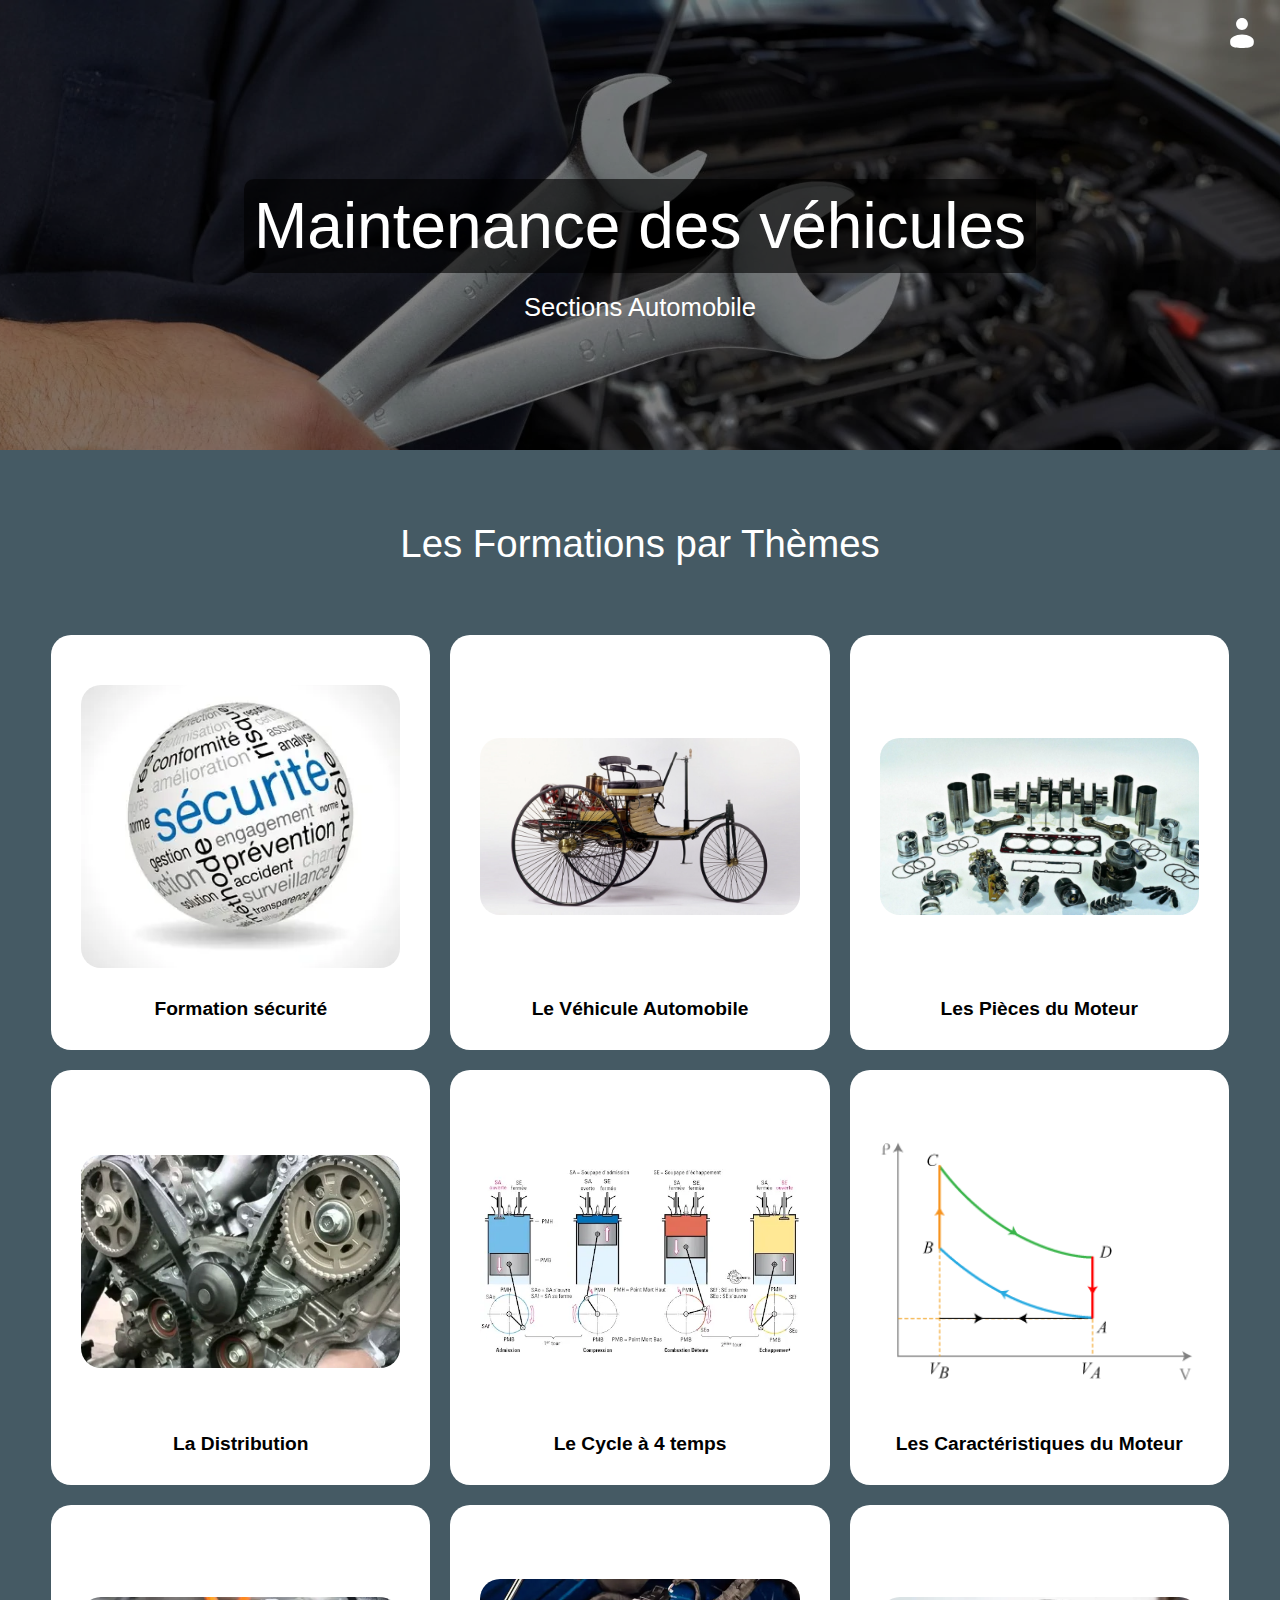
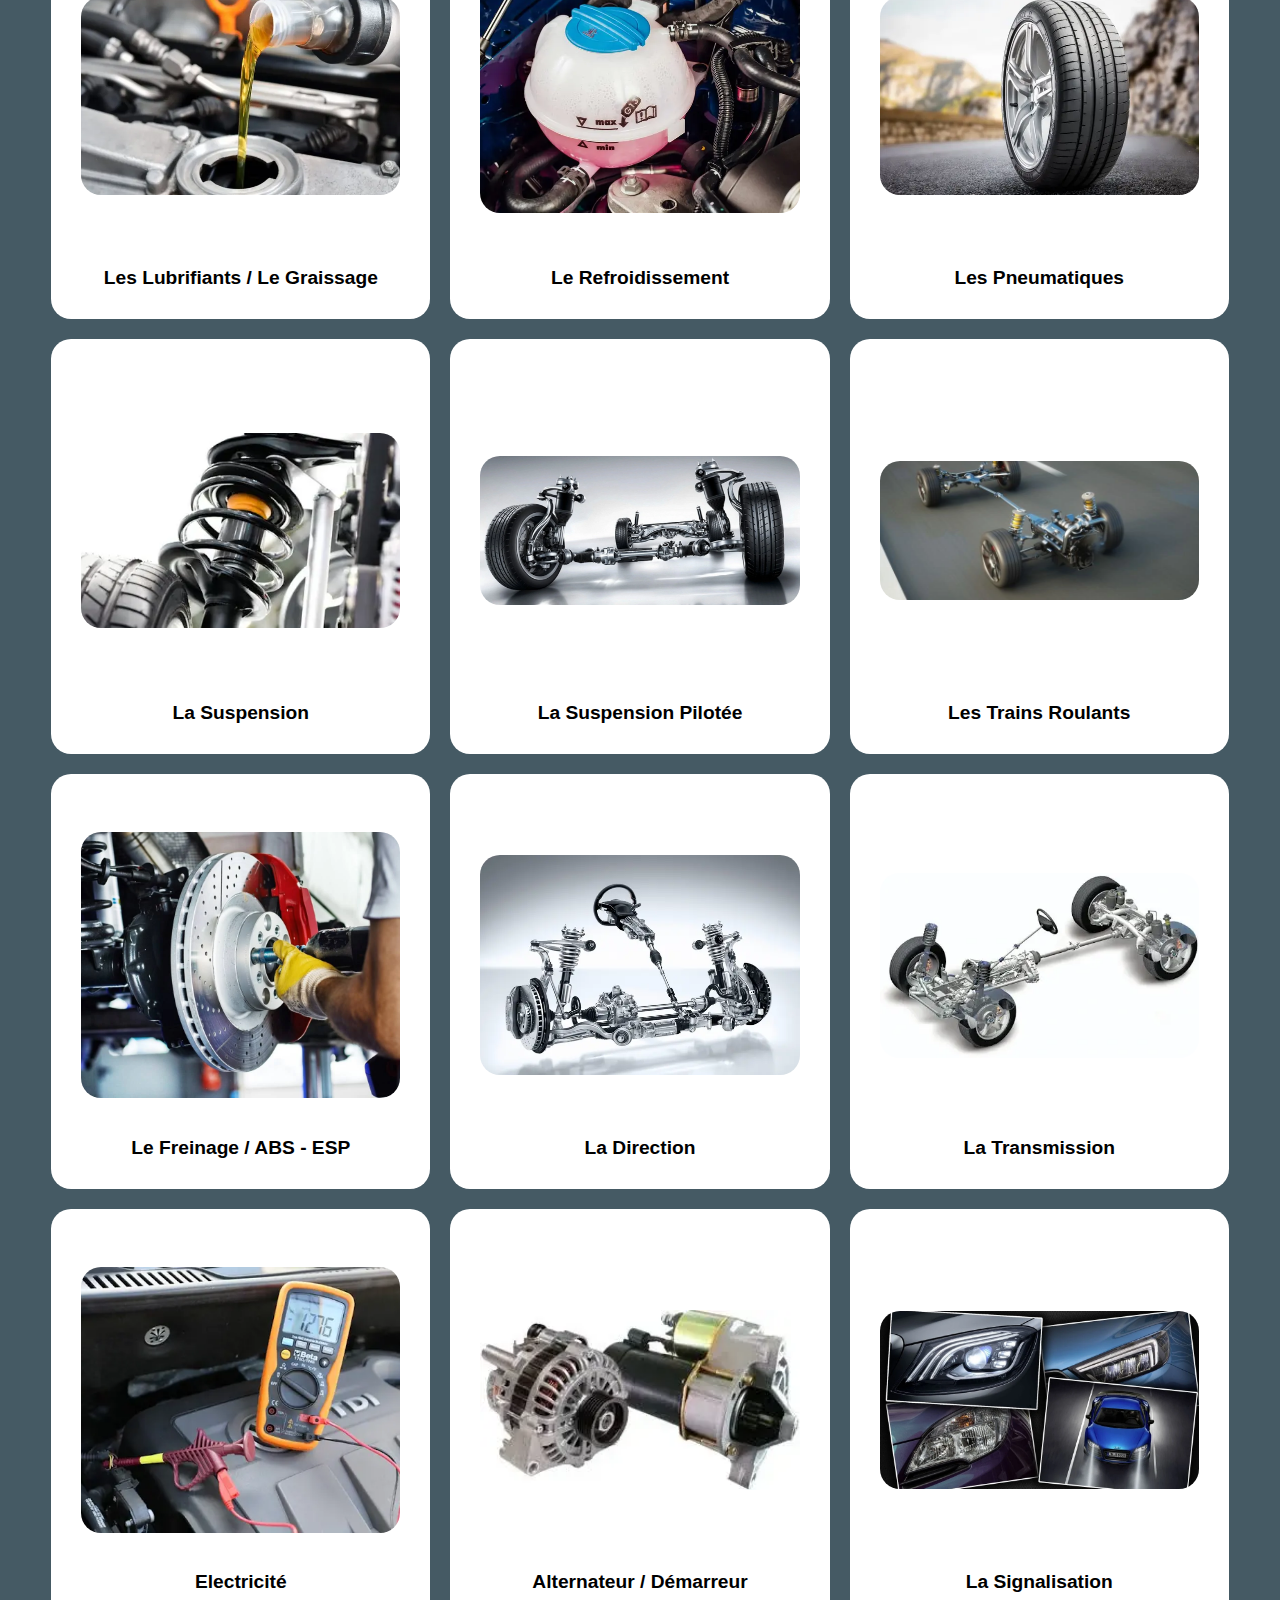
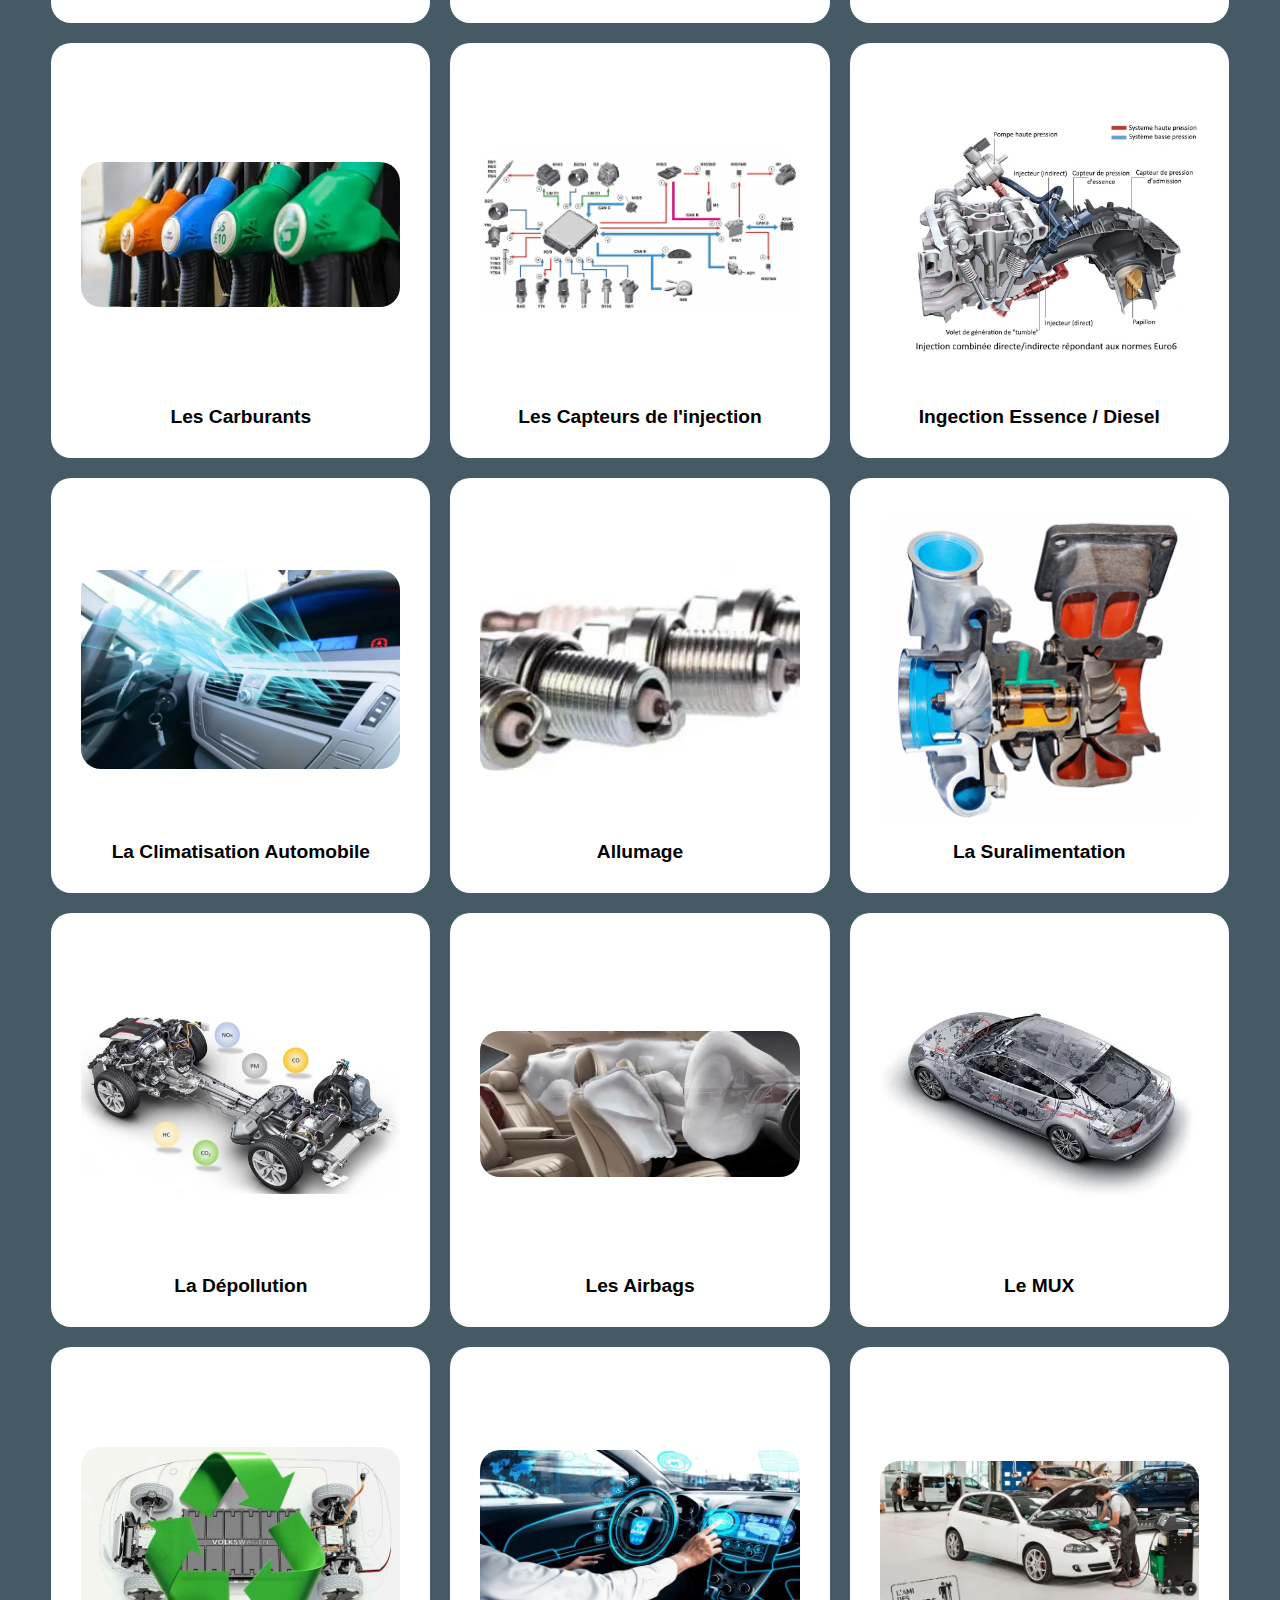
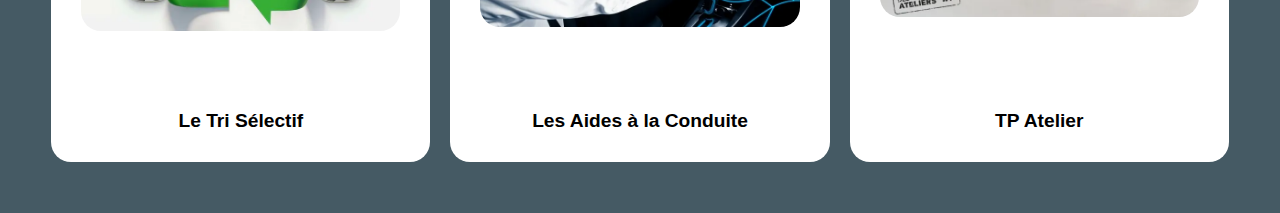
<file: src/index.html>
<!DOCTYPE html>
<html lang="fr">
  <head>
    <meta charset="UTF-8" />
    <meta name="viewport" content="width=device-width, initial-scale=1.0" />
    <link rel="stylesheet" href="styles/index.css" />
    <link rel="stylesheet" href="styles/variable.css" />
    <title>Accueil</title>
  </head>
  <body>
    <div class="headerbar">
      <a class="index" href="login.html">
        <img class="login-svg" src="img/login.svg" alt="" />
      </a>
    </div>
    <div class="container-titre">
      <div class="titre">Maintenance des véhicules</div>
      <div class="auto">Sections Automobile</div>
    </div>
    <div class="titre-formation">Les Formations par Thèmes</div>
    <div class="container-formation-in">
      <a href="./pages/formation-securite.html" class="bloc-formation-in">
        <div class="securite"></div>
        <div class="texte">Formation sécurité</div>
      </a>
      <a href="./pages/Vehicule-Automobile.html" class="bloc-formation-in">
        <div class="vehicule-auto"></div>
        <div class="texte">Le Véhicule Automobile</div>
      </a>
      <a href="./pages/Les-Pieces-du-Moteur.html" class="bloc-formation-in">
        <div class="pieces"></div>
        <div class="texte">Les Pièces du Moteur</div>
      </a>
      <div class="bloc-formation-in">
        <div class="courroie"></div>
        <div class="texte">La Distribution</div>
      </div>
      <div class="bloc-formation-in">
        <div class="cycle-4-temps"></div>
        <div class="texte">Le Cycle à 4 temps</div>
      </div>
      <div class="bloc-formation-in">
        <div class="caracteristique-moteur"></div>
        <div class="texte">Les Caractéristiques du Moteur</div>
      </div>
      <div class="bloc-formation-in">
        <div class="lubrifiants"></div>
        <div class="texte">Les Lubrifiants / Le Graissage</div>
      </div>
      <div class="bloc-formation-in">
        <div class="refroidissement"></div>
        <div class="texte">Le Refroidissement</div>
      </div>
      <div class="bloc-formation-in">
        <div class="pneu"></div>
        <div class="texte">Les Pneumatiques</div>
      </div>
      <div class="bloc-formation-in">
        <div class="suspension"></div>
        <div class="texte">La Suspension</div>
      </div>
      <div class="bloc-formation-in">
        <div class="suspension-pilotee"></div>
        <div class="texte">La Suspension Pilotée</div>
      </div>
      <div class="bloc-formation-in">
        <div class="train-roulant"></div>
        <div class="texte">Les Trains Roulants</div>
      </div>
      <div class="bloc-formation-in">
        <div class="freinage"></div>
        <div class="texte">Le Freinage / ABS - ESP</div>
      </div>
      <div class="bloc-formation-in">
        <div class="direction"></div>
        <div class="texte">La Direction</div>
      </div>
      <div class="bloc-formation-in">
        <div class="transmission"></div>
        <div class="texte">La Transmission</div>
      </div>
      <div class="bloc-formation-in">
        <div class="electricite"></div>
        <div class="texte">Electricité</div>
      </div>
      <div class="bloc-formation-in">
        <div class="alternateur"></div>
        <div class="texte">Alternateur / Démarreur</div>
      </div>
      <div class="bloc-formation-in">
        <div class="signalisation"></div>
        <div class="texte">La Signalisation</div>
      </div>
      <div class="bloc-formation-in">
        <div class="carburants"></div>
        <div class="texte">Les Carburants</div>
      </div>
      <div class="bloc-formation-in">
        <div class="capteurs"></div>
        <div class="texte">Les Capteurs de l'injection</div>
      </div>
      <div class="bloc-formation-in">
        <div class="injection"></div>
        <div class="texte">Ingection Essence / Diesel</div>
      </div>
      <div class="bloc-formation-in">
        <div class="clim"></div>
        <div class="texte">La Climatisation Automobile</div>
      </div>
      <div class="bloc-formation-in">
        <div class="allumage"></div>
        <div class="texte">Allumage</div>
      </div>
      <div class="bloc-formation-in">
        <div class="suralimentation"></div>
        <div class="texte">La Suralimentation</div>
      </div>
      <div class="bloc-formation-in">
        <div class="depollution"></div>
        <div class="texte">La Dépollution</div>
      </div>
      <div class="bloc-formation-in">
        <div class="airbags"></div>
        <div class="texte">Les Airbags</div>
      </div>
      <div class="bloc-formation-in">
        <div class="mux"></div>
        <div class="texte">Le MUX</div>
      </div>
      <div class="bloc-formation-in">
        <div class="tri"></div>
        <div class="texte">Le Tri Sélectif</div>
      </div>
      <div class="bloc-formation-in">
        <div class="aides"></div>
        <div class="texte">Les Aides à la Conduite</div>
      </div>
      <div class="bloc-formation-in">
        <div class="tp-atelier"></div>
        <div class="texte">TP Atelier</div>
      </div>
    </div>
  </body>
</html>
</file>
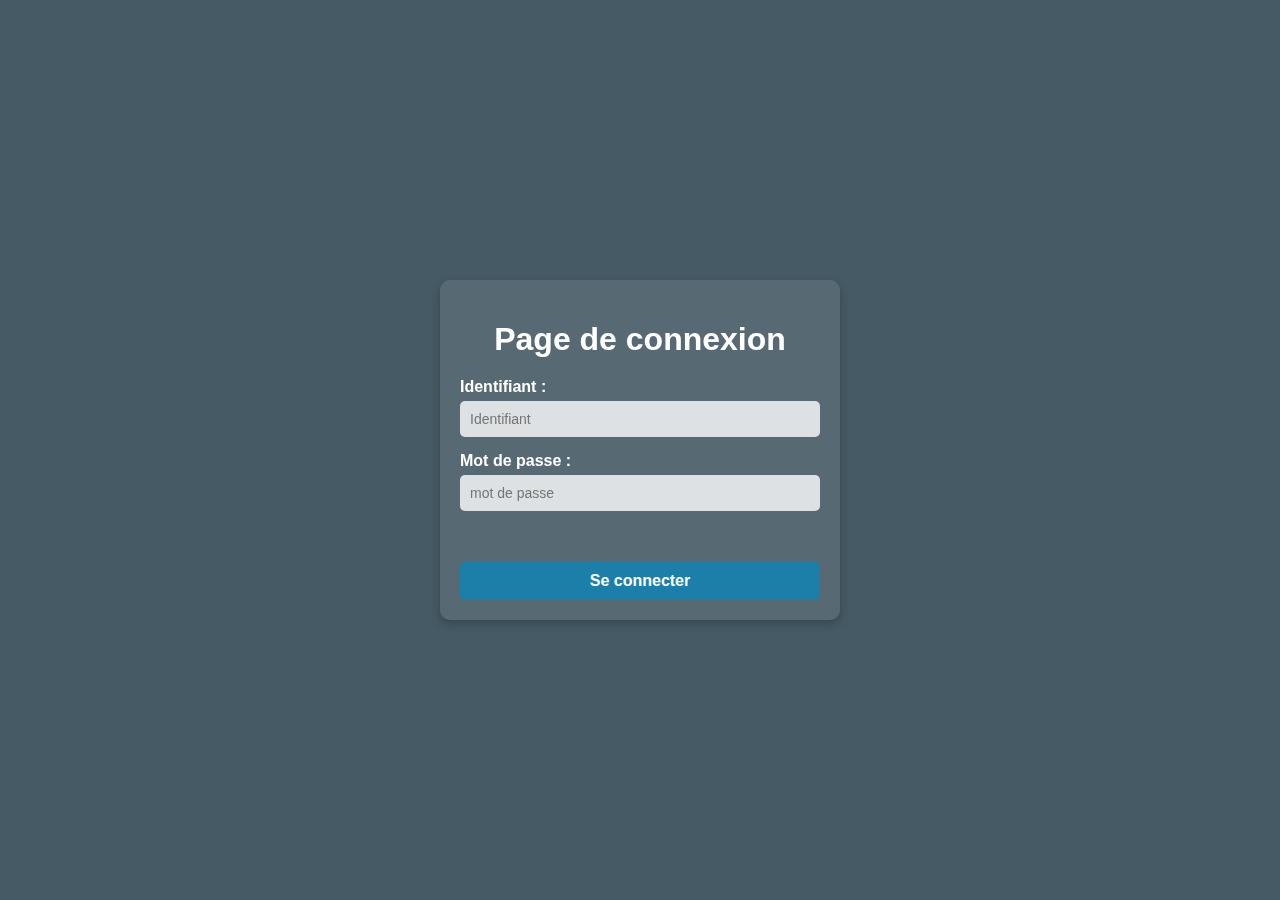
<file: src/login.html>
<!DOCTYPE html>
<html lang="fr">
  <head>
    <meta charset="UTF-8" />
    <meta name="viewport" content="width=device-width, initial-scale=1.0" />
    <link rel="stylesheet" href="styles/login.css" />
    <link rel="stylesheet" href="styles/variable.css" />
    <title>Connexion</title>
  </head>
  <body>
    <form onsubmit="return false;">
      <h1>Page de connexion</h1>
      <label for="username">Identifiant :</label>
      <input
        type="text"
        id="username"
        ="Identifiant"
        placeholder="Identifiant"
        required
      />
      <br />
      <label for="password">Mot de passe :</label>
      <input
        type="password"
        id="password"
        placeholder="mot de passe"
        required
      />
      <br />
      <span id="error-message"></span>
      <br /><br />
      <button id="login-btn" type="submit">Se connecter</button>
    </form>
    <script src="script/login.js"></script>
  </body>
</html>
</file>
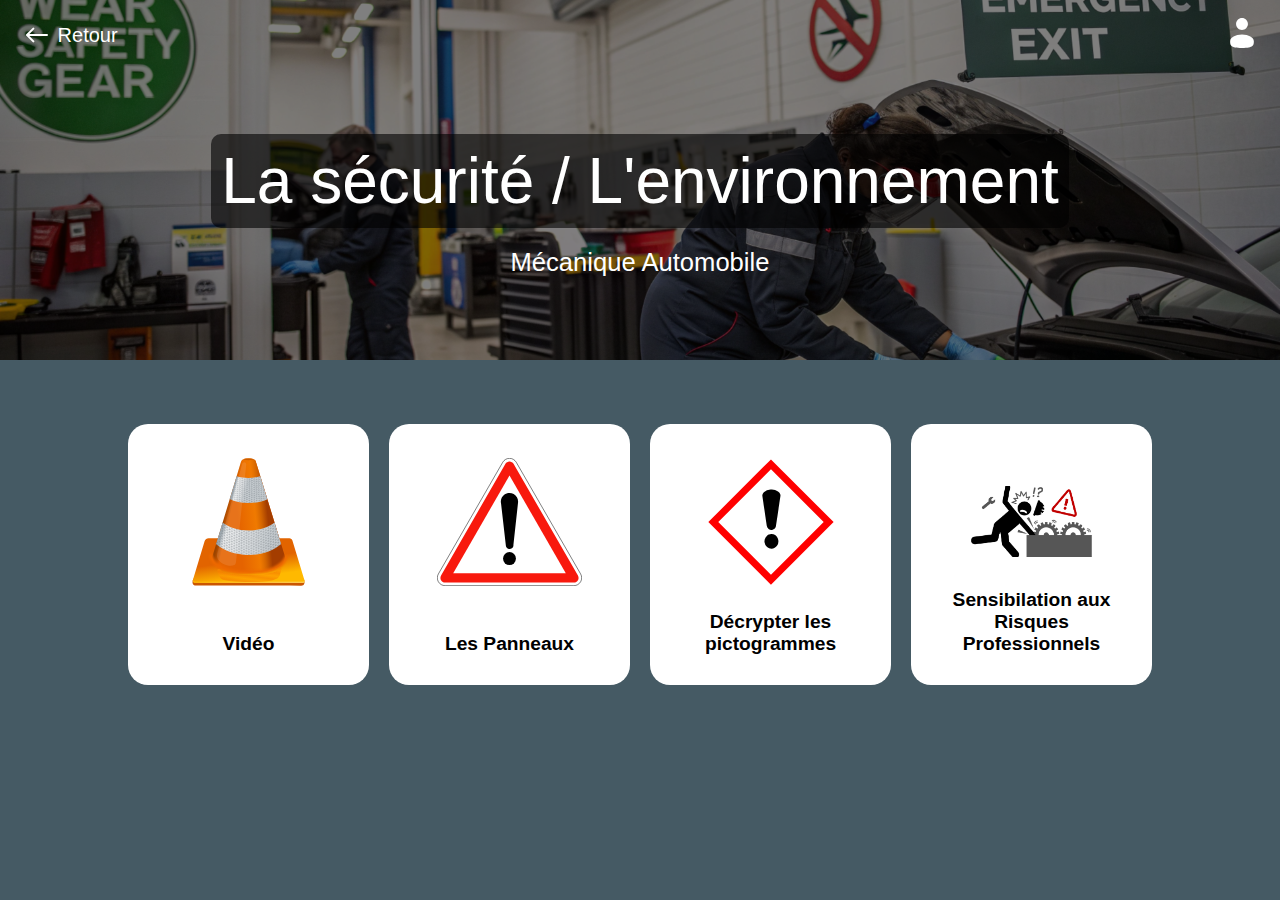
<file: src/pages/formation-securite.html>
<!DOCTYPE html>
<html lang="en">
  <head>
    <meta charset="UTF-8" />
    <meta name="viewport" content="width=device-width, initial-scale=1.0" />
    <link rel="stylesheet" href="styles/formation-securite.css" />
    <link rel="stylesheet" href="../styles/variable.css" />
    <title>Formation sécurité</title>
  </head>
  <body>
    <div class="headerbar">
      <a href="../index.html" class="navbar">
        <svg
          xmlns="http://www.w3.org/2000/svg"
          width="22"
          height="16"
          fill="none"
          viewBox="0 0 22 16"
        >
          <path
            fill="#fff"
            d="M21 7a1 1 0 1 1 0 2V7ZM.293 8.707a1 1 0 0 1 0-1.414L6.657.929A1 1 0 0 1 8.07 2.343L2.414 8l5.657 5.657a1 1 0 1 1-1.414 1.414L.293 8.707ZM21 9H1V7h20v2Z"
          />
        </svg>
        <div class="texte-r">Retour</div>
      </a>
      <a class="index" href="../login.html">
        <img class="login-svg" src="../img/login.svg" alt="" />
      </a>
    </div>

    <div class="container-titre">
      <div class="titre">La sécurité / L'environnement</div>
      <div class="auto">Mécanique Automobile</div>
    </div>
    <div class="container-formation">
      <a
        href="https://drive.google.com/file/d/1biBxJS-9Fsy29TjdfD1ByrHBG9-PwnJ9/view"
        class="bloc-formation"
      >
        <div class="img">
          <img class="svg" src="../img/environnement/video.svg" />
        </div>
        <div class="texte">Vidéo</div>
      </a>
      <a
        href="https://drive.google.com/file/d/1b1E47et8rhp4uW5RI61Pj08Xnc27IjZu/view"
        class="bloc-formation"
      >
        <div class="img">
          <img class="svg" src="../img/environnement/panneaux.svg" />
        </div>
        <div class="texte">Les Panneaux</div>
      </a>
      <a
        href="https://drive.google.com/file/d/1YcYmlR5XecINg9NmIkarHAN1xDiLGZ2C/view"
        class="bloc-formation"
      >
        <div class="img">
          <img class="svg" src="../img/environnement/pictogramme.svg" />
        </div>
        <div class="texte">Décrypter les pictogrammes</div>
      </a>
      <a
        href="https://drive.google.com/file/d/1i_YA_zBNktlKe6t9xhFZpnnILmLgaP-F/view"
        class="bloc-formation"
      >
        <div class="Risques"></div>
        <div class="texte">Sensibilation aux Risques Professionnels</div>
      </a>
    </div>
  </body>
</html>
</file>
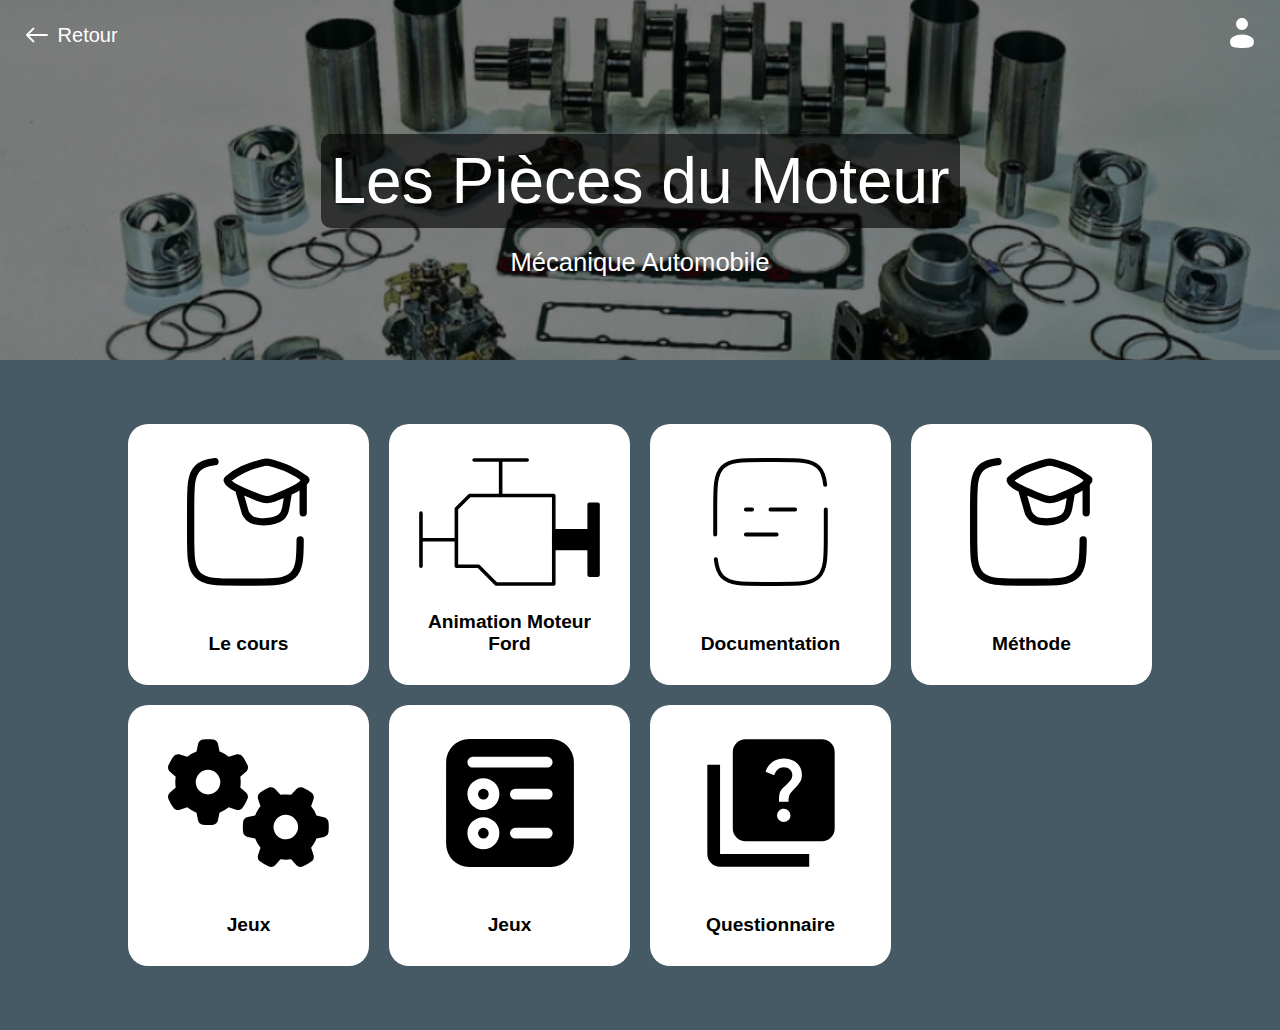
<file: src/pages/Les-Pieces-du-Moteur.html>
<!DOCTYPE html>
<html lang="fr">
  <head>
    <meta charset="UTF-8" />
    <meta name="viewport" content="width=device-width, initial-scale=1.0" />
    <link rel="stylesheet" href="styles/les-pieces-du-moteur.css" />
    <link rel="stylesheet" href="../styles/variable.css" />
    <title>Les Pièces du Moteur</title>
  </head>
  <body>
    <div class="headerbar">
      <a href="../index.html" class="navbar">
        <svg
          xmlns="http://www.w3.org/2000/svg"
          width="22"
          height="16"
          fill="none"
          viewBox="0 0 22 16"
        >
          <path
            fill="#fff"
            d="M21 7a1 1 0 1 1 0 2V7ZM.293 8.707a1 1 0 0 1 0-1.414L6.657.929A1 1 0 0 1 8.07 2.343L2.414 8l5.657 5.657a1 1 0 1 1-1.414 1.414L.293 8.707ZM21 9H1V7h20v2Z"
          />
        </svg>
        <div class="texte-r">Retour</div>
      </a>
      <a class="index" href="../login.html">
        <img class="login-svg" src="../img/login.svg" alt="" />
      </a>
    </div>

    <div class="container-titre">
      <div class="titre">Les Pièces du Moteur</div>
      <div class="auto">Mécanique Automobile</div>
    </div>
    <div class="container-formation">
      <a
        href="https://docs.google.com/presentation/d/1oItt02w3Y0TSPzKaviYS5uwvmwkKF-yK/edit#slide=id.p1"
        class="bloc-formation"
      >
        <div class="img">
          <img class="svg" src="../img/vehicule/cours.svg" />
        </div>
        <div class="texte">Le cours</div>
      </a>
      <a
        href="https://www.youtube.com/watch?v=bTB4V-M_vmc"
        class="bloc-formation"
      >
        <div class="img">
          <img class="svg" src="../img/moteur/engine.svg" />
        </div>
        <div class="texte">Animation Moteur Ford</div>
      </a>
      <a href="./doc-moteur/Documentation.html" class="bloc-formation">
        <div class="img">
          <img class="svg" src="../img/moteur/doc.svg" />
        </div>
        <div class="texte">Documentation</div>
      </a>
      <a href="" class="bloc-formation">
        <div class="img">
          <img class="svg" src="../img/vehicule/cours.svg" />
        </div>
        <div class="texte">Méthode</div> </a
      ><a
        href="https://learningapps.org/watch?v=pz6i744i220"
        class="bloc-formation"
      >
        <div class="img">
          <img class="svg" src="../img/moteur/gears.svg" />
        </div>
        <div class="texte">Jeux</div> </a
      ><a href="https://learningapps.org/view7984652" class="bloc-formation">
        <div class="img">
          <img class="svg" src="../img/moteur/form.svg" />
        </div>
        <div class="texte">Jeux</div> </a
      ><a
        href="https://docs.google.com/forms/d/e/1FAIpQLSeACm_EaPB6Ekq2Xe2x6mfn_XzpcqyK7M-TA7kgK8q0qL6ZNw/viewform"
        class="bloc-formation"
      >
        <div class="img">
          <img class="svg" src="../img/vehicule/quiz.svg" />
        </div>
        <div class="texte">Questionnaire</div>
      </a>
    </div>
  </body>
</html>
</file>
<file: src/styles/index.css>
body {
  background-color: var(--couleur-body);
  color: var(--couleur-texte);
  margin: 0;
  font-family: "Inter-SemiBold", sans-serif;
}
.nom {
  position: absolute;
  z-index: 2;
  font-size: 20px;
  margin: 2vh 2vw;
}
.headerbar {
  justify-content: right !important;
}
.container-titre {
  height: 50vh;
  display: flex;
  background-image: url(../img/accueil/accueil.png);
  background-size: cover;
  background-position: center;
  background-repeat: no-repeat;
  align-items: center;
  justify-content: center;
  flex-direction: column;
  gap: 20px;
}
.container-titre::before {
  content: "";
  position: absolute;
  top: 0;
  left: 0;
  width: 100%;
  height: 50vh;
  background-color: rgba(0, 0, 0, 0.5);
  z-index: 1;
}

.titre {
  z-index: 2;
  font-size: 5vw;
  background-color: #00000099;
  padding: 10px;
  border-radius: 10px;
  margin-top: 50px;
  text-align: center;
}
.auto {
  font-size: 2vw;
  z-index: 2;
}
.titre-formation {
  font-size: 3vw;
  display: flex;
  justify-content: center;
  margin: 8vh 0 2vh 0;
}
.container-formation-in {
  display: grid;
  grid-template-columns: repeat(3, 1fr);
  grid-template-rows: repeat(10, auto);
  gap: 20px;
  padding: 4vw;
}
.bloc-formation-in {
  aspect-ratio: 9/ 10;
  background-color: var(--couleur-container);
  border-radius: 20px;
  padding: 30px;
  align-items: center;
  justify-content: flex-end;
  display: flex;
  flex-direction: column;
  gap: 10px;
  transition: transform 0.15s;
}
.bloc-formation:hover {
  transform: scale(1.03);
}
.securite,
.vehicule-auto,
.pieces,
.courroie,
.cycle-4-temps,
.caracteristique-moteur,
.lubrifiants,
.refroidissement,
.pneu,
.suspension,
.suspension-pilotee,
.train-roulant,
.freinage,
.direction,
.transmission,
.electricite,
.alternateur,
.signalisation,
.carburants,
.injection,
.capteurs,
.clim,
.allumage,
.suralimentation,
.depollution,
.airbags,
.mux,
.tri,
.aides,
.tp-atelier {
  display: flex;
  background-size: cover;
  background-position: center;
  background-repeat: no-repeat;
  margin: auto;
  border-radius: 20px;
}

.securite {
  background-image: url(../img/accueil/securite.webp);
  height: 80%;
  width: 100%;
}
.vehicule-auto {
  background-image: url(../img/accueil/vehicule-auto.webp);
  height: 50%;
  width: 100%;
}
.pieces {
  background-image: url(../img/accueil/pieces.webp);
  height: 50%;
  width: 100%;
}
.courroie {
  background-image: url(../img/accueil/Courroie_distribution.webp);
  height: 60%;
  width: 100%;
}
.cycle-4-temps {
  background-image: url(../img/accueil/cycle-4-temps.webp);
  height: 52%;
  width: 100%;
}
.caracteristique-moteur {
  background-image: url(../img/accueil/caracteristique-moteur.gif);
  height: 70%;
  width: 100%;
}
.lubrifiants {
  background-image: url(../img/accueil/lubrifiants.webp);
  height: 56%;
  width: 100%;
}
.refroidissement {
  background-image: url(../img/accueil/refroidissement.webp);
  height: 66%;
  width: 100%;
}
.pneu {
  background-image: url(../img/accueil/pneu.webp);
  height: 56%;
  width: 100%;
}
.suspension {
  background-image: url(../img/accueil/suspension.webp);
  height: 55%;
  width: 100%;
}
.suspension-pilotee {
  background-image: url(../img/accueil/suspension-pilotée.webp);
  height: 42%;
  width: 100%;
}
.train-roulant {
  background-image: url(../img/accueil/Train-roulant.webp);
  height: 39%;
  width: 100%;
}
.freinage {
  background-image: url(../img/accueil/freinage.webp);
  height: 75%;
  width: 100%;
}
.direction {
  background-image: url(../img/accueil/direction.webp);
  height: 62%;
  width: 100%;
}
.transmission {
  background-image: url(../img/accueil/transmission.webp);
  height: 52%;
  width: 100%;
}
.electricite {
  background-image: url(../img/accueil/elec.webp);
  height: 75%;
  width: 100%;
}
.alternateur {
  background-image: url(../img/accueil/alternateur.webp);
  height: 51%;
  width: 100%;
}
.signalisation {
  background-image: url(../img/accueil/signalisation.webp);
  height: 50%;
  width: 100%;
}
.carburants {
  background-image: url(../img/accueil/carburants.webp);
  height: 41%;
  width: 100%;
}
.capteurs {
  background-image: url(../img/accueil/Systeme-general.webp);
  height: 48%;
  width: 100%;
}
.injection {
  background-image: url(../img/accueil/injection.webp);
  height: 67%;
  width: 100%;
}
.clim {
  background-image: url(../img/accueil/clim.webp);
  height: 56%;
  width: 100%;
}
.allumage {
  background-image: url(../img/accueil/allumage.webp);
  height: 60%;
  width: 100%;
}
.suralimentation {
  background-image: url(../img/accueil/suralimentation.gif);
  height: 87%;
  width: 100%;
}
.depollution {
  background-image: url(../img/accueil/depollution.webp);
  height: 51%;
  width: 100%;
}
.airbags {
  background-image: url(../img/accueil/airbags.webp);
  height: 41%;
  width: 100%;
}
.mux {
  background-image: url(../img/accueil/mux.webp);
  height: 57%;
  width: 100%;
}
.tri {
  background-image: url(../img/accueil/tri.webp);
  height: 52%;
  width: 100%;
}
.aides {
  background-image: url(../img/accueil/aide.webp);
  height: 50%;
  width: 100%;
}
.tp-atelier {
  background-image: url(../img/accueil/tp-atelier.webp);
  height: 44%;
  width: 100%;
}

.texte {
  color: black;
  font-size: 1.5vw;
  font-weight: 600;
  text-align: center;
}

@media (max-width: 850px) {
  .container-formation-in {
    grid-template-columns: repeat(2, 1fr);
    grid-template-rows: repeat(15, auto);
  }
  .texte {
    font-size: 2.5vw;
  }
}
@media (max-width: 700px) {
  .titre {
    font-size: 6vw;
  }
  .auto {
    font-size: 3vw;
  }
  .titre-formation {
    font-size: 4vw;
  }
}

@media (max-width: 550px) {
  .titre {
    font-size: 7vw;
  }
  .auto {
    font-size: 4vw;
  }
  .titre-formation {
    font-size: 5vw;
  }

  .container-formation-in {
    grid-template-columns: repeat(1, 1fr);
    grid-template-rows: repeat(15, auto);
    padding: 7vw;
  }
  .texte {
    font-size: 4vw;
  }
}
</file>
<file: src/styles/variable.css>
:root {
  --couleur-body: #455a64;
  --couleur-container: #fff;
  --couleur-texte: #fff;
}
body {
  user-select: none;
  font-family: "Inter-SemiBold", sans-serif;
}
a {
  text-decoration: none;
  color: inherit;
  background: none;
  border: none;
  font: inherit;
  padding: 0;
  margin: 0;
  cursor: pointer;
}
.headerbar {
  display: flex;
  align-items: center;
  position: absolute;
  width: calc(100% - 4vw);
  margin: 2vh 2vw;
  justify-content: space-between;
}
.login-svg {
  height: 30px;
  z-index: 2;
}
.index {
  z-index: 2;
}
.bloc-formation {
  aspect-ratio: 9/ 10;
  background-color: var(--couleur-container);
  border-radius: 20px;
  padding: 30px;
  align-items: center;
  display: flex;
  justify-content: space-between;
  flex-direction: column;
  transition: transform 0.15s;
}
.bloc-formation:hover {
  transform: scale(1.03);
}
.container-formation {
  display: grid;
  grid-template-columns: repeat(4, 1fr);
  gap: 20px;
  padding: 5vw 10vw;
}
.navbar {
  display: flex;
  justify-content: left;
  width: auto;
  align-items: center;
  gap: 10px;
  z-index: 2;
}
.texte-r {
  color: var(--couleur-texte);
  font-size: 20px;
}

/* quiz Véhicule-automobile */

.quiz-vehicule {
  display: flex;
}
.quiz-grid {
  grid-template-columns: repeat(4, 1fr);
}
/*.quiz-vehicule {
  display: none;
}
.quiz-grid {
  grid-template-columns: repeat(3, 1fr);
}*/

/*--------------------------------------------*/

@media (max-width: 1000px) {
  .container-formation {
    grid-template-columns: repeat(3, 1fr);
  }
  .container-formation > .bloc-formation:nth-child(4) {
    grid-column: 2;
  }
  .texte {
    font-size: 2vw;
  }
}
@media (max-width: 750px) {
  .container-formation {
    grid-template-columns: repeat(2, 1fr);
  }
  .container-formation > .bloc-formation:nth-child(4) {
    grid-column: auto;
  }
  .texte {
    font-size: 2.5vw;
  }
}

@media (max-width: 700px) {
  .titre {
    font-size: 6vw;
  }
  .auto {
    font-size: 3vw;
  }
  .bloc-formation {
    padding: 20px;
    aspect-ratio: 8/ 10;
  }
}

@media (max-width: 550px) {
  .titre {
    font-size: 7vw;
  }
  .auto {
    font-size: 4vw;
  }

  .texte {
    font-size: 3vw;
  }
}
</file>
<file: src/styles/login.css>
body {
  font-family: Arial, sans-serif;
  background: var(--couleur-body);
  color: var(--couleur-texte);
  margin: 0;
  padding: 0;
  display: flex;
  justify-content: center;
  align-items: center;
  height: 100vh;
}

h1 {
  text-align: center;
  margin-bottom: 20px;
}

/* Form Container */
form {
  background: rgba(255, 255, 255, 0.1);
  backdrop-filter: blur(10px);
  padding: 20px;
  margin: 2vh 2vw;
  border-radius: 10px;
  box-shadow: 0 4px 10px rgba(0, 0, 0, 0.2);
  width: 100%;
  max-width: 400px;
  box-sizing: border-box;
}

/* Form Fields */
label {
  font-weight: bold;
  margin-bottom: 5px;
  display: block;
}

input {
  width: 100%;
  padding: 10px;
  margin-bottom: 15px;
  border: none;
  border-radius: 5px;
  background: rgba(255, 255, 255, 0.8);
  color: #333;
  box-sizing: border-box;
  font-size: 14px;
}

/* Button */
button {
  width: 100%;
  padding: 10px;
  background-color: #1b7faa;
  border: none;
  border-radius: 5px;
  color: #fff;
  font-size: 16px;
  font-weight: bold;
  cursor: pointer;
  transition: background-color 0.3s ease;
}

button:hover {
  background-color: #6a11cb;
}

/* Error Message */
#error-message {
  font-size: 14px;
  color: #ff6b6b;
  text-align: center;
  margin-top: -10px;
  margin-bottom: 10px;
}
</file>
<file: src/pages/styles/formation-securite.css>
body {
  background-color: var(--couleur-body);
  color: var(--couleur-texte);
  margin: 0;
  font-family: "Inter-SemiBold", sans-serif;
}
.nom {
  position: absolute;
  z-index: 2;
  font-size: 20px;
  margin: 2vh 2vw;
}
.container-titre {
  height: 40vh;
  display: flex;
  background-image: url(../../img/environnement/fond.png);
  background-size: cover;
  background-position: center;
  background-repeat: no-repeat;
  align-items: center;
  justify-content: center;
  flex-direction: column;
  gap: 20px;
}
.container-titre::before {
  content: "";
  position: absolute;
  top: 0;
  left: 0;
  width: 100%;
  height: 40vh;
  background-color: rgba(0, 0, 0, 0.5);
  z-index: 1;
}
.Risques {
  display: flex;
  background-size: cover;
  background-position: center;
  background-repeat: no-repeat;
  margin: auto;
}
.Risques {
  background-image: url(../../img/environnement/accident-mecanique.png);
  height: 35%;
  width: 70%;
}

.titre {
  z-index: 2;
  font-size: 5vw;
  background-color: #00000099;
  padding: 10px;
  border-radius: 10px;
  margin-top: 50px;
  text-align: center;
}
.auto {
  font-size: 2vw;
  z-index: 2;
}
.container-formation {
  display: grid;
  grid-template-columns: repeat(4, 1fr);
  gap: 20px;
  padding: 5vw 10vw;
}
.bloc-formation {
  aspect-ratio: 9/ 10;
  background-color: var(--couleur-container);
  border-radius: 20px;
  padding: 30px;
  align-items: center;
  display: flex;
  justify-content: space-between;
  flex-direction: column;
  transition: transform 0.15s;
}
.bloc-formation:hover {
  transform: scale(1.03);
}
.texte {
  color: black;
  font-size: 1.5vw;
  font-weight: 600;
  text-align: center;
}
.img {
  display: flex;
  width: 100%;
  height: 55%;
  margin-top: 1vw;
  justify-content: center;
  align-items: center;
}
.svg2 {
  height: 7vw;
}
.svg {
  height: 10vw;
}

@media (max-width: 1000px) {
  .container-formation {
    grid-template-columns: repeat(3, 1fr);
  }
  .container-formation > .bloc-formation:nth-child(4) {
    grid-column: 2;
  }
  .texte {
    font-size: 2vw;
  }
}
@media (max-width: 750px) {
  .container-formation {
    grid-template-columns: repeat(2, 1fr);
  }
  .container-formation > .bloc-formation:nth-child(4) {
    grid-column: auto; /* Supprime le positionnement forcé */
  }
  .texte {
    font-size: 2.5vw;
  }
}

@media (max-width: 700px) {
  .titre {
    font-size: 6vw;
  }
  .auto {
    font-size: 3vw;
  }
  .bloc-formation {
    padding: 20px;
    aspect-ratio: 8/ 10;
  }
}

@media (max-width: 550px) {
  .titre {
    font-size: 7vw;
  }
  .auto {
    font-size: 4vw;
  }

  .texte {
    font-size: 3vw;
  }
}
</file>
<file: src/pages/styles/les-pieces-du-moteur.css>
body {
  background-color: var(--couleur-body);
  color: var(--couleur-texte);
  margin: 0;
  font-family: "Inter-SemiBold", sans-serif;
}
.nom {
  position: absolute;
  z-index: 2;
  font-size: 20px;
  margin: 2vh 2vw;
}
.container-titre {
  height: 40vh;
  display: flex;
  background-image: url(../../img/accueil/pieces.webp);
  background-size: cover;
  background-position: center;
  background-repeat: no-repeat;
  align-items: center;
  justify-content: center;
  flex-direction: column;
  gap: 20px;
}
.container-titre::before {
  content: "";
  position: absolute;
  top: 0;
  left: 0;
  width: 100%;
  height: 40vh;
  background-color: rgba(0, 0, 0, 0.5);
  z-index: 1;
}

.titre {
  z-index: 2;
  font-size: 5vw;
  background-color: #00000099;
  padding: 10px;
  border-radius: 10px;
  margin-top: 50px;
  text-align: center;
}
.auto {
  font-size: 2vw;
  z-index: 2;
}
.container-formation {
  display: grid;
  grid-template-columns: repeat(4, 1fr);
  gap: 20px;
  padding: 5vw 10vw;
}
.bloc-formation {
  aspect-ratio: 9/ 10;
  background-color: var(--couleur-container);
  border-radius: 20px;
  padding: 30px;
  align-items: center;
  display: flex;
  justify-content: space-between;
  flex-direction: column;
  transition: transform 0.15s;
}
.bloc-formation:hover {
  transform: scale(1.03);
}
.texte {
  color: black;
  font-size: 1.5vw;
  font-weight: 600;
  text-align: center;
}
.img {
  display: flex;
  width: 100%;
  height: 55%;
  margin-top: 1vw;
  justify-content: center;
  align-items: center;
}
.svg2 {
  height: 7vw;
}
.svg {
  height: 10vw;
}
.headerbar {
  display: flex;
  align-items: center;
  position: absolute;
}

@media (max-width: 1000px) {
  .container-formation {
    grid-template-columns: repeat(3, 1fr);
  }
  .container-formation > .bloc-formation:nth-child(4) {
    grid-column: auto !important;
  }
  .texte {
    font-size: 2vw;
  }
}
</file>
